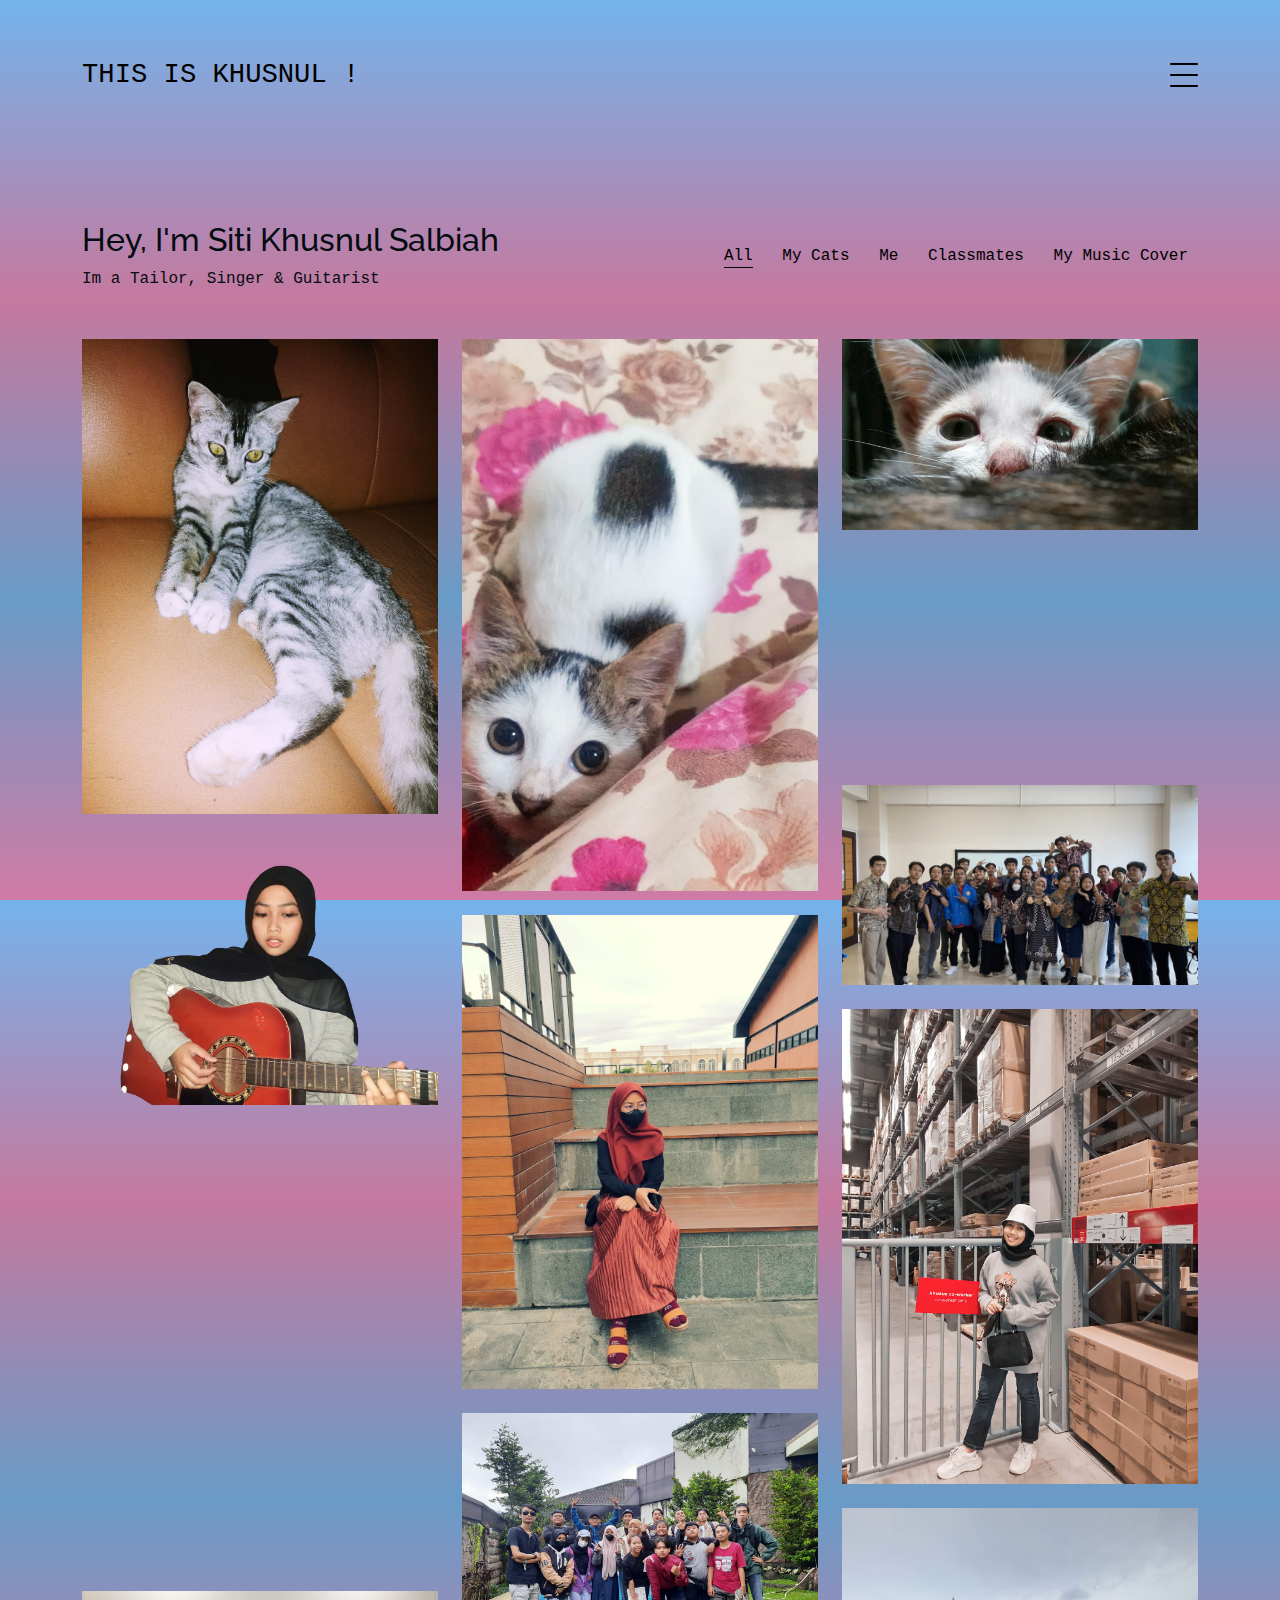
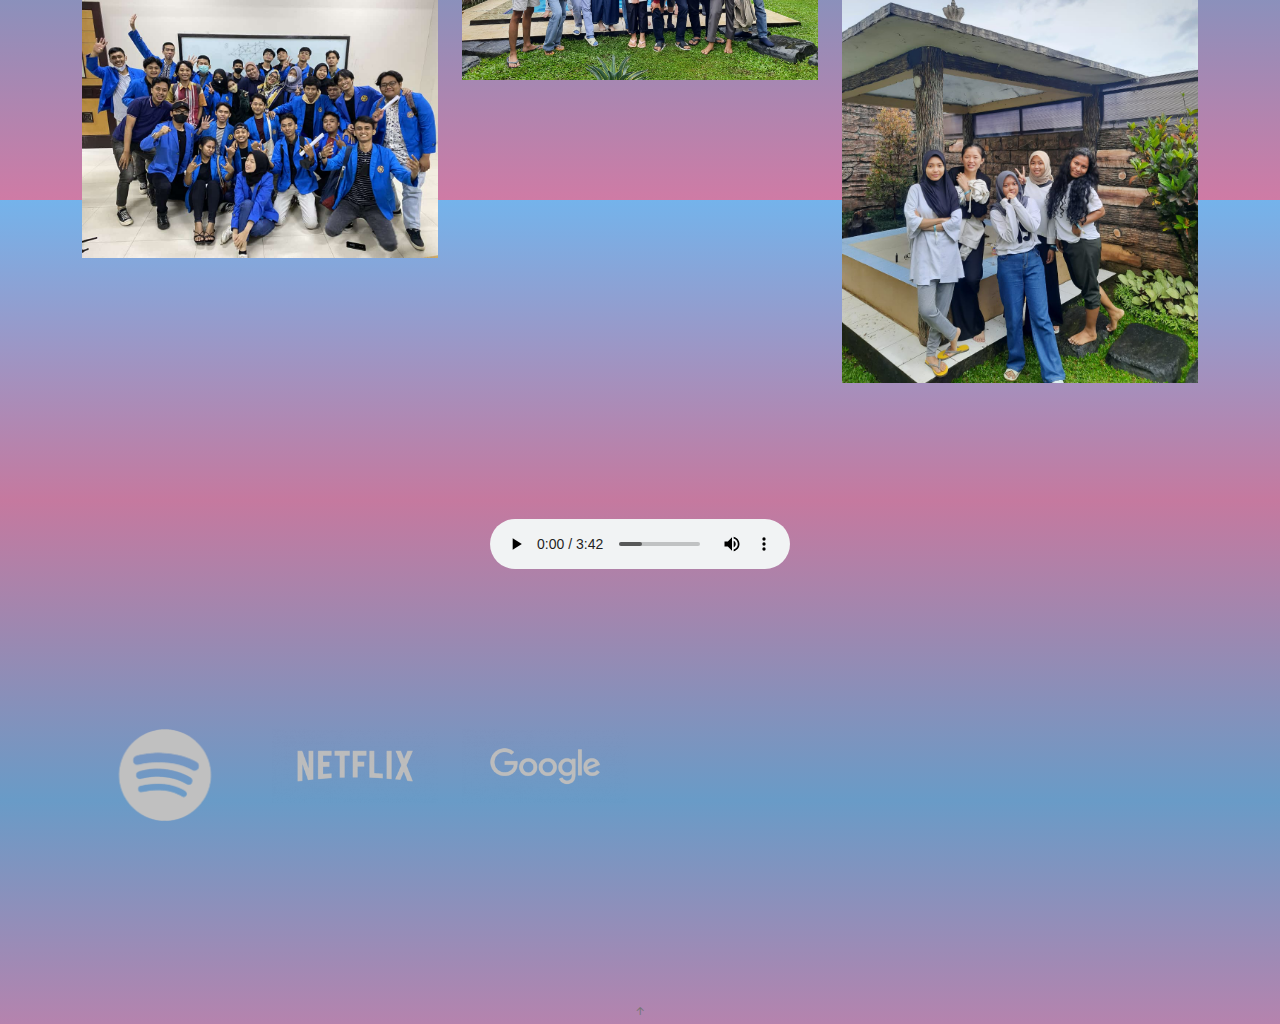
<file: index.html>
<!DOCTYPE html>
<html lang="en">

<head>
  <meta charset="utf-8">
  <meta content="width=device-width, initial-scale=1.0" name="viewport">

  <title>Siti Khusnul Salbiah</title>
  <meta content="" name="description">
  <meta content="" name="keywords">

  <!-- Favicons -->
  <link href="assets/img/favicon.png" rel="icon">
  <link href="assets/img/apple-touch-icon.png" rel="apple-touch-icon">

  <!-- Google Fonts -->
  <link href="https://fonts.googleapis.com/css?family=https://fonts.googleapis.com/css?family=Inconsolata:400,500,600,700|Raleway:400,400i,500,500i,600,600i,700,700i" rel="stylesheet">

  <!-- Vendor CSS Files -->
  <link href="assets/vendor/aos/aos.css" rel="stylesheet">
  <link href="assets/vendor/bootstrap/css/bootstrap.min.css" rel="stylesheet">
  <link href="assets/vendor/bootstrap-icons/bootstrap-icons.css" rel="stylesheet">
  <link href="assets/vendor/swiper/swiper-bundle.min.css" rel="stylesheet">

  <!-- Template Main CSS File -->
  <link href="assets/css/style.css" rel="stylesheet">

  <!-- =======================================================
  * Template Name: MyPortfolio
  * Updated: Sep 18 2023 with Bootstrap v5.3.2
  * Template URL: https://bootstrapmade.com/myportfolio-bootstrap-portfolio-website-template/
  * Author: BootstrapMade.com
  * License: https://bootstrapmade.com/license/
  ======================================================== -->
</head>

<body>

  <!-- ======= Navbar ======= -->
  <div class="collapse navbar-collapse custom-navmenu" id="main-navbar">
    <div class="container py-2 py-md-5">
      <div class="row align-items-start">
        <div class="col-md-2">
          <ul class="custom-menu">
            <li class="active"><a href="index.html">Home</a></li>
            <li><a href="about.html">About Me</a></li>
            <li><a href="services.html">My Project</a></li>
            <li><a href="works.html">Works&Hobby</a></li>
            <li><a href="contact.html">Contact</a></li>
          </ul>
        </div>
           
          </div>
        </div>
      </div>

    </div>
  </div>

  <nav class="navbar navbar-light custom-navbar">
    <div class="container">
      <a class="navbar-brand" href="index.html">THIS IS KHUSNUL !</a>
      <a href="#" class="burger" data-bs-toggle="collapse" data-bs-target="#main-navbar">
        <span></span>
      </a>
    </div>
  </nav>

  <main id="main">

    <!-- ======= Works Section ======= -->
    <section class="section site-portfolio">
      <div class="container">
        <div class="row mb-5 align-items-center">
          <div class="col-md-12 col-lg-6 mb-4 mb-lg-0" data-aos="fade-up">
            <h2>Hey, I'm Siti Khusnul Salbiah</h2>
            <p class="mb-0">Im a Tailor, Singer &amp; Guitarist</p>
          </div>
          <div class="col-md-12 col-lg-6 text-start text-lg-end" data-aos="fade-up" data-aos-delay="100">
            <div id="filters" class="filters">
              <a href="#" data-filter="*" class="active">All</a>
              <a href="#" data-filter=".web">My Cats</a>
              <a href="#" data-filter=".design">Me</a>
              <a href="#" data-filter=".branding">Classmates</a>
              <a href="#" data-filter=".photography">My Music Cover</a>
            </div>
          </div>
        </div>
        <div id="portfolio-grid" class="row no-gutter" data-aos="fade-up" data-aos-delay="200">
          <div class="item web col-sm-6 col-md-4 col-lg-4 mb-4">
            <a href="work-single.html" class="item-wrap fancybox">
              <div class="work-info">
                <h3></h3>
                <span></span>
              </div>
              <img class="img-fluid" src="assets/img/cat1.jpg">
            </a>
          </div>
          <div class="item web col-sm-6 col-md-4 col-lg-4 mb-4">
            <a href="work-single.html" class="item-wrap fancybox">
              <div class="work-info">
                <h3></h3>
                <span></span>
              </div>
              <img class="img-fluid" src="assets/img/cat4.jpg">
            </a>
          </div>
          <div class="item web col-sm-6 col-md-4 col-lg-4 mb-4">
            <a href="work-single.html" class="item-wrap fancybox">
              <div class="work-info">
                <h3></h3>
                <span></span>
              </div>
              <img class="img-fluid" src="assets/img/cat2.jpg">
            </a>
          </div>
          <div class="item photography col-sm-6 col-md-4 col-lg-4 mb-4">
            <a href="work-single.html" class="item-wrap fancybox">
              <div class="work-info">
                <h3></h3>
                <span></span>
              </div>
              <iframe width="100%" height="200" src="https://www.youtube.com/embed/Rtp5ILKFxDc?si=gHNB_qGXPktymBO7" frameborder="0" allowfullscreen></iframe>
            </a>
          </div>
          <div class="item branding col-sm-6 col-md-4 col-lg-4 mb-4">
            <a href="work-single.html" class="item-wrap fancybox">
              <div class="work-info">
                <h3></h3>
                <span></span>
              </div>
              <img class="img-fluid" src="assets/img/kelas.jpg">
            </a>
          </div>
          <div class="item design col-sm-6 col-md-4 col-lg-4 mb-4">
            <a href="work-single.html" class="item-wrap fancybox">
              <div class="work-info">
                <h3></h3>
                <span></span>
              </div>
              <img class="img-fluid" src="assets/img/sasa1.png">
            </a>
          </div>
          <div class="item design col-sm-6 col-md-4 col-lg-4 mb-4">
            <a href="work-single.html" class="item-wrap fancybox">
              <div class="work-info">
                <h3></h3>
                <span></span>
              </div>
              <img class="img-fluid" src="assets/img/sasa6.jpg">
            </a>
          </div>
          <div class="item design col-sm-6 col-md-4 col-lg-4 mb-4">
            <a href="work-single.html" class="item-wrap fancybox">
              <div class="work-info">
                <h3></h3>
                <span></span>
              </div>
              <img class="img-fluid" src="assets/img/sasa4.jpg">
            </a>
          </div>
          <div class="item photography col-sm-6 col-md-4 col-lg-4 mb-4">
            <a href="work-single.html" class="item-wrap fancybox">
              <div class="work-info">
                <h3></h3>
                <span></span>
              </div>
                <iframe width="100%" height="200" src="https://www.youtube.com/embed/0LAMhYtCz9M?si=_h5b_RCPl5ja-aPS" frameborder="0" allowfullscreen></iframe>
            </a>
          </div>
          <div class="item photography col-sm-6 col-md-4 col-lg-4 mb-4">
            <a href="work-single.html" class="item-wrap fancybox">
              <div class="work-info">
                <h3></h3>
                <span></span>
              </div>
              <iframe width="100%" height="200" src="https://www.youtube.com/embed/XWsRE28NFdU?si=UHeKbndPR_WZMkpY" frameborder="0" allowfullscreen></iframe>
            </a>
          </div>
          <div class="item branding col-sm-6 col-md-4 col-lg-4 mb-4">
            <a href="work-single.html" class="item-wrap fancybox">
              <div class="work-info">
                <h3></h3>
                <span></span>
              </div>
              <img class="img-fluid" src="assets/img/kelas1.jpg">
            </a>
          </div>
          <div class="item branding col-sm-6 col-md-4 col-lg-4 mb-4">
            <a href="work-single.html" class="item-wrap fancybox">
              <div class="work-info">
                <h3></h3>
                <span></span>
              </div>
              <img class="img-fluid" src="assets/img/kelas2.jpg">
            </a>
          </div>
          <div class="item branding col-sm-6 col-md-4 col-lg-4 mb-4">
            <a href="work-single.html" class="item-wrap fancybox">
              <div class="work-info">
                <h3></h3>
                <span></span>
              </div>
              <img class="img-fluid" src="assets/img/kelas3.jpg">
            </a>
          </div>
        </div>
      </div>
    </section><!-- End  Works Section -->
    <style>
      /* CSS untuk mengatur posisi dan ukuran pemutar audio */
      .audio-container {
          width: 300px; /* Lebar kontainer audio */
          margin: 0 auto; /* Pusatkan kontainer audio secara horizontal */
      }

      audio {
          width: 100%; /* Penuhi lebar kontainer */
          height: 50px; /* Tentukan tinggi pemutar audio */
      }
  </style>
</head>
<body>
  <div class="audio-container">
      <audio controls>
          <source src="bs1.mp3" type="audio/mpeg">
      </audio>
  </div>

    <!-- ======= Clients Section ======= -->
    <section class="section">
      <div class="container">
        <div class="row justify-content-center text-center mb-4">
          <div class="col-5">
            <h3 class="h2 heading"></h3>
            <p></p>
          </div>
        </div>
        <div class="row">
          <div class="col-4 col-sm-4 col-md-2">
            <a href="https://open.spotify.com/playlist/2mIdYAWdQYcINPrJ0h64Qn?si=e9b3968305e54528" class="client-logo"><img src="assets/img/spotify.png" alt="Image" class="img-fluid"></a>
          </div>
          <div class="col-4 col-sm-4 col-md-2">
            <a href="https://www.netflix.com/id-en/" class="client-logo"><img src="assets/img/logo-netflix.png" alt="Image" class="img-fluid"></a>
          </div>
          <div class="col-4 col-sm-4 col-md-2">
            <a href="https://www.google.com/" class="client-logo"><img src="assets/img/logo-google.png" alt="Image" class="img-fluid"></a>
          </div>

          
        </div>
      </div>
    </section><!-- End Clients Section -->

    <!-- ======= Services Section ======= -->

    <!-- ==

          </div>
          <div class="swiper-pagination"></div>
        </div>

      </div>
    </section><!-- End Testimonials Section -->

  </main><!-- End #main -->

  <!-- ======= Footer ======= -->
  <footer class="footer" role="contentinfo">
    <div class="container">
      <div class="row">
        <div class="col-sm-6">
          <p class="mb-1"></p>
          <div class="credits">
            <!--
            All the links in the footer should remain intact.
            You can delete the links only if you purchased the pro version.
            Licensing information: https://bootstrapmade.com/license/
            Purchase the pro version with working PHP/AJAX contact form: https://bootstrapmade.com/buy/?theme=MyPortfolio
          -->
          </div>
        </div>
      </div>
    </div>
  </footer>

  <a href="#" class="back-to-top d-flex align-items-center justify-content-center"><i class="bi bi-arrow-up-short"></i></a>

  <!-- Vendor JS Files -->
  <script src="assets/vendor/aos/aos.js"></script>
  <script src="assets/vendor/bootstrap/js/bootstrap.bundle.min.js"></script>
  <script src="assets/vendor/isotope-layout/isotope.pkgd.min.js"></script>
  <script src="assets/vendor/swiper/swiper-bundle.min.js"></script>
  <script src="assets/vendor/php-email-form/validate.js"></script>

  <!-- Template Main JS File -->
  <script src="assets/js/main.js"></script>

</body>

</html>
</file>
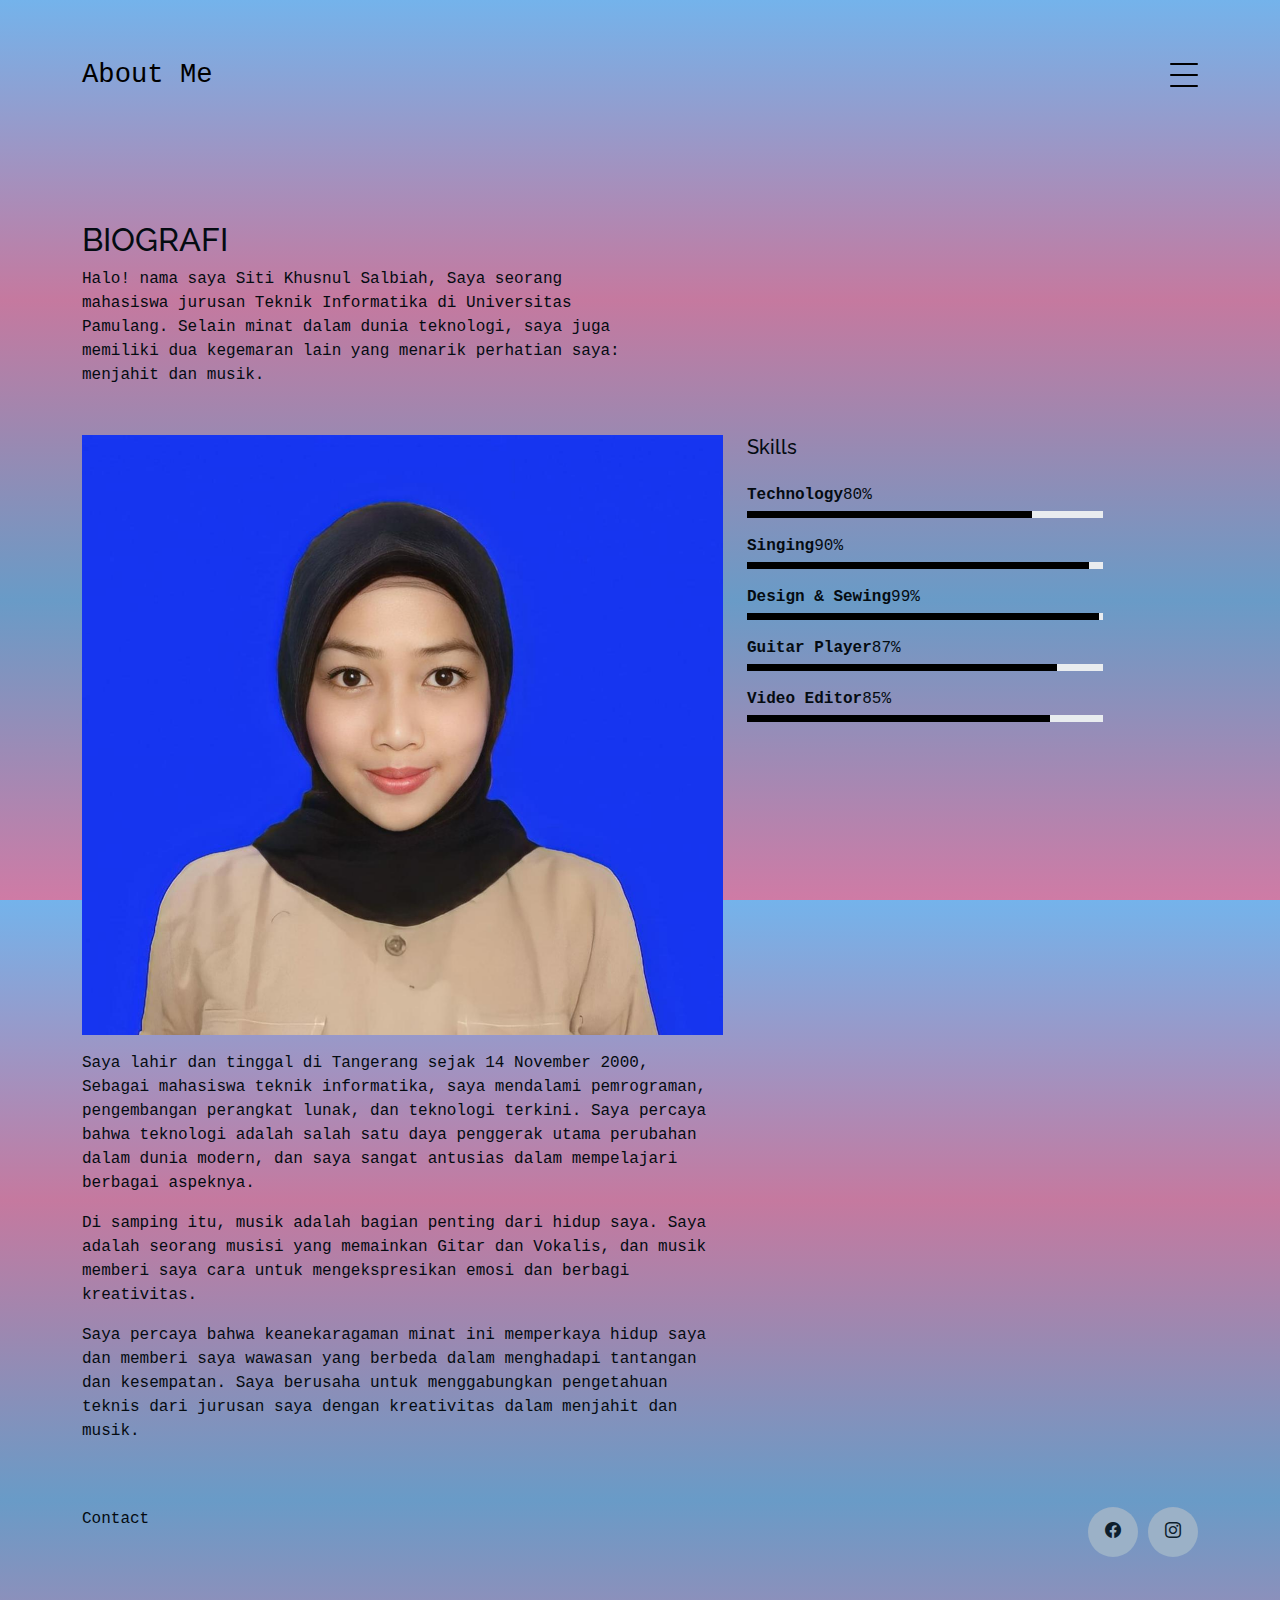
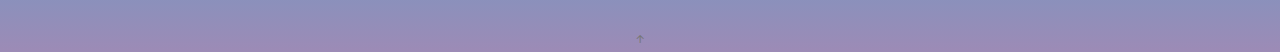
<file: about.html>
<!DOCTYPE html>
<html lang="en">

<head>
  <meta charset="utf-8">
  <meta content="width=device-width, initial-scale=1.0" name="viewport">

  <title>About Me</title>
  <meta content="" name="description">
  <meta content="" name="keywords">

  <!-- Favicons -->
  <link href="assets/img/favicon.png" rel="icon">
  <link href="assets/img/apple-touch-icon.png" rel="apple-touch-icon">

  <!-- Google Fonts -->
  <link href="https://fonts.googleapis.com/css?family=https://fonts.googleapis.com/css?family=Inconsolata:400,500,600,700|Raleway:400,400i,500,500i,600,600i,700,700i" rel="stylesheet">

  <!-- Vendor CSS Files -->
  <link href="assets/vendor/aos/aos.css" rel="stylesheet">
  <link href="assets/vendor/bootstrap/css/bootstrap.min.css" rel="stylesheet">
  <link href="assets/vendor/bootstrap-icons/bootstrap-icons.css" rel="stylesheet">
  <link href="assets/vendor/swiper/swiper-bundle.min.css" rel="stylesheet">

  <!-- Template Main CSS File -->
  <link href="assets/css/style.css" rel="stylesheet">

  <!-- =======================================================
  * Template Name: MyPortfolio
  * Updated: Sep 18 2023 with Bootstrap v5.3.2
  * Template URL: https://bootstrapmade.com/myportfolio-bootstrap-portfolio-website-template/
  * Author: BootstrapMade.com
  * License: https://bootstrapmade.com/license/
  ======================================================== -->
</head>

<body>

  <!-- ======= Navbar ======= -->
  <div class="collapse navbar-collapse custom-navmenu" id="main-navbar">
    <div class="container py-2 py-md-5">
      <div class="row align-items-start">
        <div class="col-md-2">
          <ul class="custom-menu">
            <li><a href="index.html">Home</a></li>
            <li class="active"><a href="about.html">About Me</a></li>
            <li><a href="services.html">My Project</a></li>
            <li><a href="works.html">Works&Hobby</a></li>
            <li><a href="contact.html">Contact</a></li>
          </ul>
        </div>
       
        </div>
  
      </div>

    </div>
  </div>

  <nav class="navbar navbar-light custom-navbar">
    <div class="container">
      <a class="navbar-brand" href="index.html">About Me</a>
      <a href="#" class="burger" data-bs-toggle="collapse" data-bs-target="#main-navbar">
        <span></span>
      </a>
    </div>
  </nav>

  <main id="main">

    <section class="section pb-5">
      <div class="container">
        <div class="row mb-5 align-items-end">
          <div class="col-md-6" data-aos="fade-up">

            <h2>BIOGRAFI</h2>
            <p class="mb-0">Halo! nama saya Siti Khusnul Salbiah, Saya seorang mahasiswa jurusan Teknik Informatika di Universitas Pamulang. Selain minat dalam dunia teknologi, saya juga memiliki dua kegemaran lain yang menarik perhatian saya: menjahit dan musik. </p>
          </div>

        </div>

        <div class="row">
          <div class="col-md-4 ml-auto order-2" data-aos="fade-up">
            <h3 class="h3 mb-4">Skills</h3>
            <ul class="list-unstyled">
              <li class="mb-3">
                <div class="d-flex mb-1">
                  <strong>Technology</strong>
                  <span class="ml-auto">80%</span>
                </div>
                <div class="progress custom-progress">
                  <div class="progress-bar" role="progressbar" style="width: 80%" aria-valuenow="80" aria-valuemin="0" aria-valuemax="100"></div>
                </div>
              </li>
              <li class="mb-3">
                <div class="d-flex mb-1">
                  <strong>Singing</strong>
                  <span class="ml-auto">90%</span>
                </div>
                <div class="progress custom-progress">
                  <div class="progress-bar" role="progressbar" style="width: 96%" aria-valuenow="96" aria-valuemin="0" aria-valuemax="100"></div>
                </div>
              </li>
              <li class="mb-3">
                <div class="d-flex mb-1">
                  <strong>Design & Sewing</strong>
                  <span class="ml-auto">99%</span>
                </div>
                <div class="progress custom-progress">
                  <div class="progress-bar" role="progressbar" style="width: 99%" aria-valuenow="99" aria-valuemin="0" aria-valuemax="100"></div>
                </div>
              </li>
              <li class="mb-3">
                <div class="d-flex mb-1">
                  <strong>Guitar Player</strong>
                  <span class="ml-auto">87%</span>
                </div>
                <div class="progress custom-progress">
                  <div class="progress-bar" role="progressbar" style="width: 87%" aria-valuenow="87" aria-valuemin="0" aria-valuemax="100"></div>
                </div>
              </li>
              <li class="mb-3">
                <div class="d-flex mb-1">
                  <strong>Video Editor</strong>
                  <span class="ml-auto">85%</span>
                </div>
                <div class="progress custom-progress">
                  <div class="progress-bar" role="progressbar" style="width: 85%" aria-valuenow="85" aria-valuemin="0" aria-valuemax="100"></div>
                </div>
              </li>
            </ul>
          </div>

          <div class="col-md-7 mb-5 mb-md-0" data-aos="fade-up">
            <p><img src="assets/img/sasa.jpg" alt="Image" class="img-fluid"></p>
            <p>Saya lahir dan tinggal di Tangerang sejak 14 November 2000, Sebagai mahasiswa teknik informatika, saya mendalami pemrograman, pengembangan perangkat lunak, dan teknologi terkini. Saya percaya bahwa teknologi adalah salah satu daya penggerak utama perubahan dalam dunia modern, dan saya sangat antusias dalam mempelajari berbagai aspeknya.</p>
            <p>Di samping itu, musik adalah bagian penting dari hidup saya. Saya adalah seorang musisi yang memainkan Gitar dan Vokalis, dan musik memberi saya cara untuk mengekspresikan emosi dan berbagi kreativitas. </p>
            <p>Saya percaya bahwa keanekaragaman minat ini memperkaya hidup saya dan memberi saya wawasan yang berbeda dalam menghadapi tantangan dan kesempatan. Saya berusaha untuk menggabungkan pengetahuan teknis dari jurusan saya dengan kreativitas dalam menjahit dan musik.</p>
            
          </div>

        </div>

      </div>

    </section>

  </main><!-- End #main -->

  <!-- ======= Footer ======= -->
  <footer class="footer" role="contentinfo">
    <div class="container">
      <div class="row">
        <div class="col-sm-6">
          <p class="mb-1">Contact</p>
          <div class="credits">
            <!--
            All the links in the footer should remain intact.
            You can delete the links only if you purchased the pro version.
            Licensing information: https://bootstrapmade.com/license/
            Purchase the pro version with working PHP/AJAX contact form: https://bootstrapmade.com/buy/?theme=MyPortfolio
          -->
          
          </div>
        </div>
        <div class="col-sm-6 social text-md-end">
          <a href="https://www.facebook.com/siti.k.salbiah"><span class="bi bi-facebook"></span></a>
          <a href="https://www.instagram.com/khusnuls_14/"><span class="bi bi-instagram"></span></a>
        </div>
      </div>
    </div>
  </footer>

  <a href="#" class="back-to-top d-flex align-items-center justify-content-center"><i class="bi bi-arrow-up-short"></i></a>

  <!-- Vendor JS Files -->
  <script src="assets/vendor/aos/aos.js"></script>
  <script src="assets/vendor/bootstrap/js/bootstrap.bundle.min.js"></script>
  <script src="assets/vendor/isotope-layout/isotope.pkgd.min.js"></script>
  <script src="assets/vendor/swiper/swiper-bundle.min.js"></script>
  <script src="assets/vendor/php-email-form/validate.js"></script>

  <!-- Template Main JS File -->
  <script src="assets/js/main.js"></script>

</body>

</html>
</file>
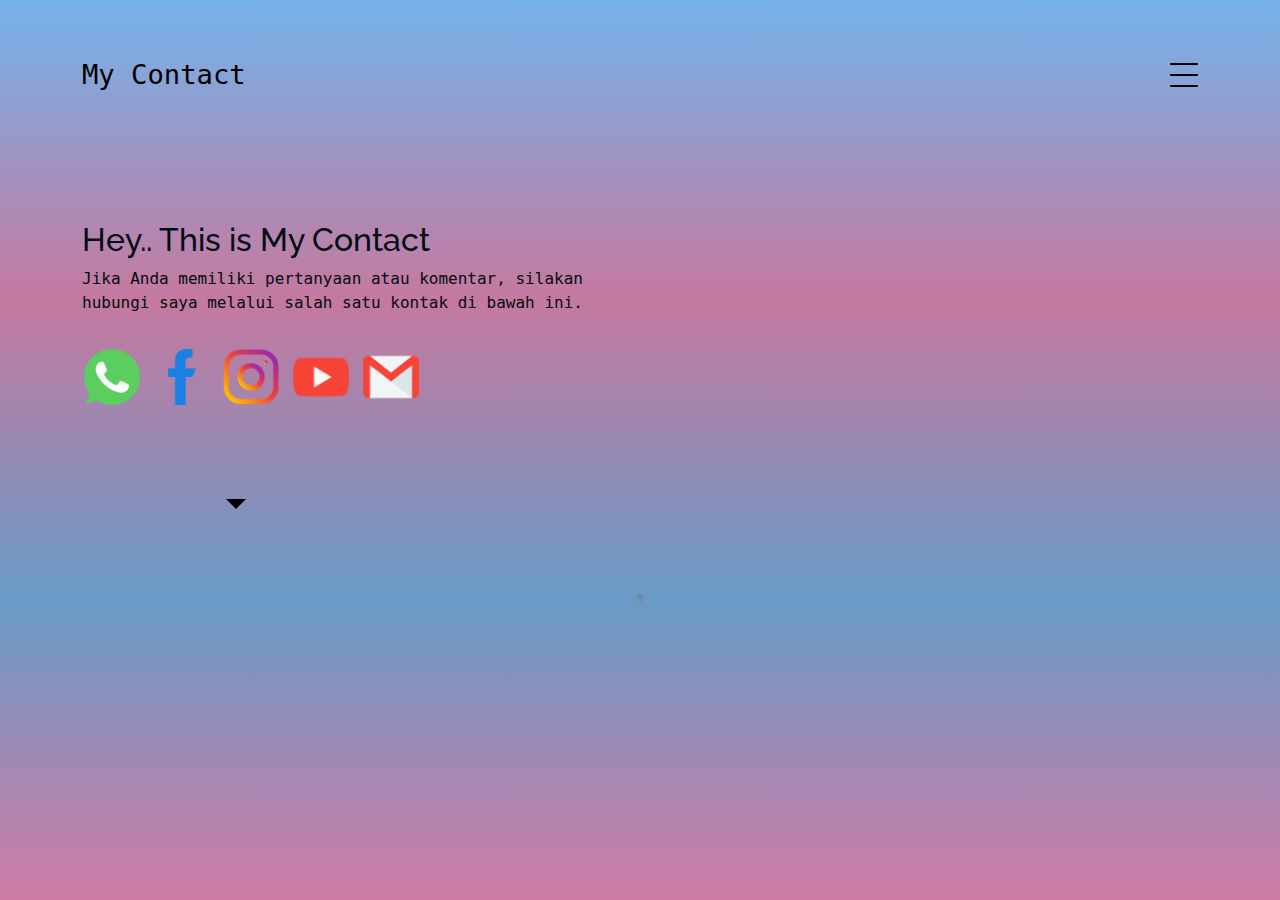
<file: contact.html>
<!DOCTYPE html>
<html lang="en">

<head>
  <meta charset="utf-8">
  <meta content="width=device-width, initial-scale=1.0" name="viewport">

  <title>MyPortfolio Bootstrap Template - Contact</title>
  <meta content="" name="description">
  <meta content="" name="keywords">

  <!-- Favicons -->
  <link href="assets/img/favicon.png" rel="icon">
  <link href="assets/img/apple-touch-icon.png" rel="apple-touch-icon">

  <!-- Google Fonts -->
  <link href="https://fonts.googleapis.com/css?family=https://fonts.googleapis.com/css?family=Inconsolata:400,500,600,700|Raleway:400,400i,500,500i,600,600i,700,700i" rel="stylesheet">

  <!-- Vendor CSS Files -->
  <link href="assets/vendor/aos/aos.css" rel="stylesheet">
  <link href="assets/vendor/bootstrap/css/bootstrap.min.css" rel="stylesheet">
  <link href="assets/vendor/bootstrap-icons/bootstrap-icons.css" rel="stylesheet">
  <link href="assets/vendor/swiper/swiper-bundle.min.css" rel="stylesheet">

  <!-- Template Main CSS File -->
  <link href="assets/css/style.css" rel="stylesheet">

  <!-- =======================================================
  * Template Name: MyPortfolio
  * Updated: Sep 18 2023 with Bootstrap v5.3.2
  * Template URL: https://bootstrapmade.com/myportfolio-bootstrap-portfolio-website-template/
  * Author: BootstrapMade.com
  * License: https://bootstrapmade.com/license/
  ======================================================== -->
</head>

<body>

  <!-- ======= Navbar ======= -->
  <div class="collapse navbar-collapse custom-navmenu" id="main-navbar">
    <div class="container py-2 py-md-5">
      <div class="row align-items-start">
        <div class="col-md-2">
          <ul class="custom-menu">
            <li><a href="index.html">Home</a></li>
            <li><a href="about.html">About Me</a></li>
            <li><a href="services.html">My Project</a></li>
            <li><a href="works.html">Works&Hobby</a></li>
            <li class="active"><a href="contact.html">Contact</a></li>
          </ul>
        </div>
            
      </div>
        </div>
      </div>

    </div>
  </div>

  <nav class="navbar navbar-light custom-navbar">
    <div class="container">
      <a class="navbar-brand" href="index.html">My Contact</a>
      <a href="#" class="burger" data-bs-toggle="collapse" data-bs-target="#main-navbar">
        <span></span>
      </a>
    </div>
  </nav>

  <main id="main">

    <section class="section pb-5">
      <div class="container">

        <div class="row mb-5 align-items-end">
          <div class="col-md-6" data-aos="fade-up">
            <h2>Hey.. This is My Contact</h2>
            <p class="mb-0">Jika Anda memiliki pertanyaan atau komentar, silakan hubungi saya melalui salah satu kontak di bawah ini.
            </p>
          </div>
          <p>
<div>
  <style>
    /* CSS untuk ikon panah */
    .arrow-icon {
        width: 0;
        height: 0;
        border-left: 10px solid transparent;
        border-right: 10px solid transparent;
        border-top: 10px solid #000; /* Warna panah (dapat disesuaikan) */
        position: absolute;
        top: 56%;
        right: 80%;
        transform: translate(-50%, -50%);
        animation: bounce 1s infinite; /* Animasi gerakan */
    }

    /* Keyframes untuk animasi */
    @keyframes bounce {
        0%, 20%, 50%, 80%, 100% {
            transform: translateY(0);
        }
        40% {
            transform: translateY(10px);
        }
        60% {
            transform: translateY(5px);
        }
    }
</style>
</head>
<body>
<!-- Icon panah -->
<div class="arrow-icon"></div>
</body>
</div>

          </p>                                           
                        
                  
          <p>
<!-- Logo WhatsApp -->
<a href="https://wa.me/081210676747">
  <img src="assets/img/logowa.png" alt="Logo WhatsApp" width="60" height="60">
</a>

<!-- Logo Facebook -->
<a href="https://www.facebook.com/siti.k.salbiah">
  <img src="assets/img/logofb.png" alt="Logo Facebook" width="60" height="60">
</a>

<!-- Logo Instagram -->
<a href="https://www.instagram.com/khusnuls_14/">
  <img src="assets/img/logoig.png" alt="Logo Instagram" width="60" height="60">
</a>

<!-- Logo YouTube -->
<a href="https://www.youtube.com/channel/UCgAnG_F9EFnoCxnutP2YiXg">
  <img src="assets/img/logoyt.png" alt="Logo YouTube" width="60" height="60">
</a>

<a href="mailto:khusnul141100@gmail.com">
  <img src="assets/img/logoemail.png" alt="Logo" width="60" height="60">
</a>

</p>
        </div>
              </div>

            </form>

          </div>



        </div>

      </div>

    </section>

  </main><!-- End #main -->

  <!-- ======= Footer ======= -->
  <footer class="footer" role="contentinfo">
    <div class="container">
      <div class="row">
        <div class="col-sm-6">
          <p class="mb-1"></p>
          <div class="credits">
            <!--
            All the links in the footer should remain intact.
            You can delete the links only if you purchased the pro version.
            Licensing information: https://bootstrapmade.com/license/
            Purchase the pro version with working PHP/AJAX contact form: https://bootstrapmade.com/buy/?theme=MyPortfolio
          -->
          </div>
        </div>
      </div>
    </div>
  </footer>

  <a href="#" class="back-to-top d-flex align-items-center justify-content-center"><i class="bi bi-arrow-up-short"></i></a>

  <!-- Vendor JS Files -->
  <script src="assets/vendor/aos/aos.js"></script>
  <script src="assets/vendor/bootstrap/js/bootstrap.bundle.min.js"></script>
  <script src="assets/vendor/isotope-layout/isotope.pkgd.min.js"></script>
  <script src="assets/vendor/swiper/swiper-bundle.min.js"></script>
  <script src="assets/vendor/php-email-form/validate.js"></script>

  <!-- Template Main JS File -->
  <script src="assets/js/main.js"></script>

</body>

</html>
</file>
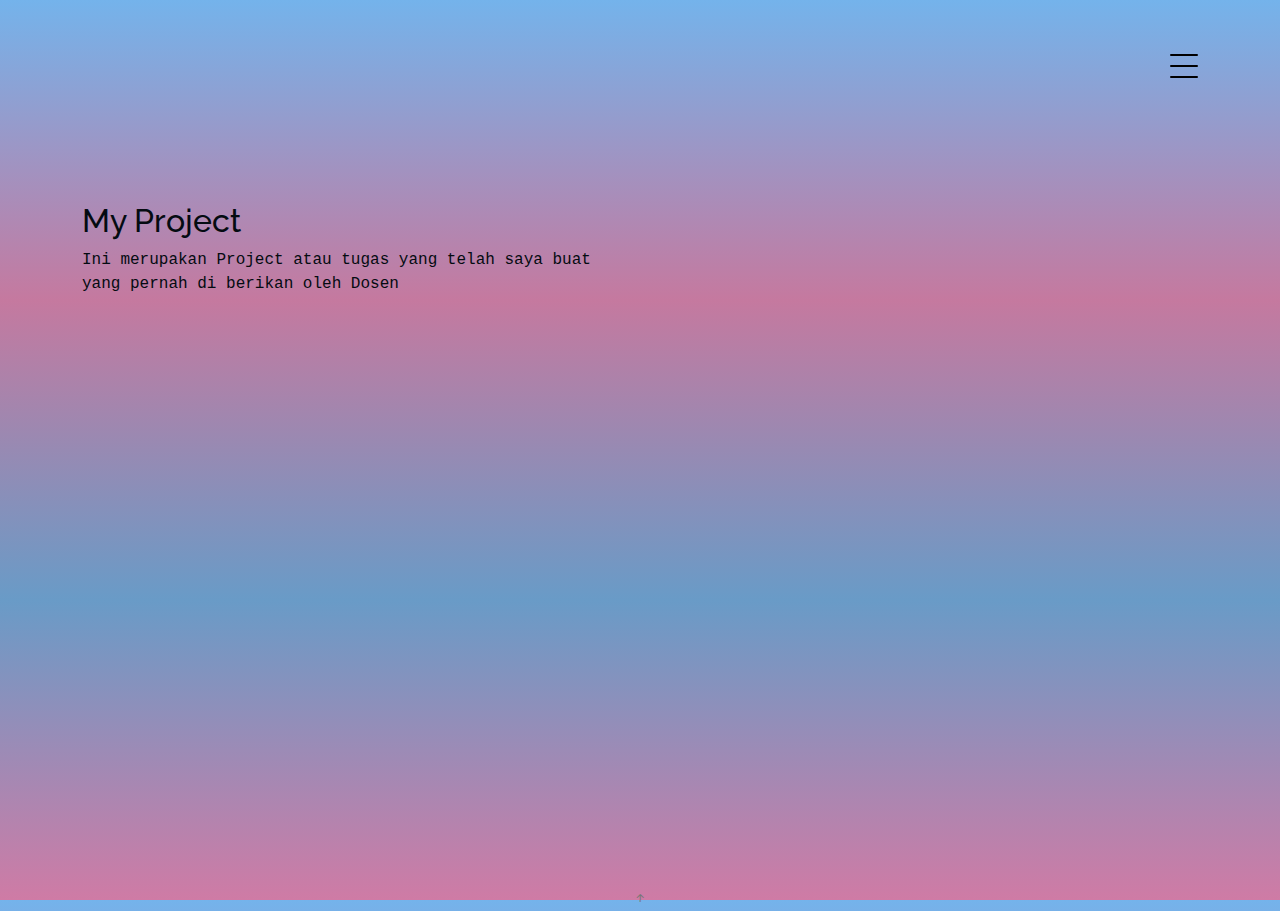
<file: services.html>
<!DOCTYPE html>
<html lang="en">

<head>
  <meta charset="utf-8">
  <meta content="width=device-width, initial-scale=1.0" name="viewport">

  <title>My Project</title>
  <meta content="" name="description">
  <meta content="" name="keywords">

  <!-- Favicons -->
  <link href="assets/img/favicon.png" rel="icon">
  <link href="assets/img/apple-touch-icon.png" rel="apple-touch-icon">

  <!-- Google Fonts -->
  <link href="https://fonts.googleapis.com/css?family=https://fonts.googleapis.com/css?family=Inconsolata:400,500,600,700|Raleway:400,400i,500,500i,600,600i,700,700i" rel="stylesheet">

  <!-- Vendor CSS Files -->
  <link href="assets/vendor/aos/aos.css" rel="stylesheet">
  <link href="assets/vendor/bootstrap/css/bootstrap.min.css" rel="stylesheet">
  <link href="assets/vendor/bootstrap-icons/bootstrap-icons.css" rel="stylesheet">
  <link href="assets/vendor/swiper/swiper-bundle.min.css" rel="stylesheet">

  <!-- Template Main CSS File -->
  <link href="assets/css/style.css" rel="stylesheet">

  <!-- =======================================================
  * Template Name: MyPortfolio
  * Updated: Sep 18 2023 with Bootstrap v5.3.2
  * Template URL: https://bootstrapmade.com/myportfolio-bootstrap-portfolio-website-template/
  * Author: BootstrapMade.com
  * License: https://bootstrapmade.com/license/
  ======================================================== -->
</head>

<body>

  <!-- ======= Navbar ======= -->
  <div class="collapse navbar-collapse custom-navmenu" id="main-navbar">
    <div class="container py-2 py-md-5">
      <div class="row align-items-start">
        <div class="col-md-2">
          <ul class="custom-menu">
            <li><a href="index.html">Home</a></li>
            <li><a href="about.html">About Me</a></li>
            <li class="active"><a href="services.html">My Project</a></li>
            <li><a href="works.html">Works&Hobby</a></li>
            <li><a href="contact.html">Contact</a></li>
          </ul>
        </div>
          
          </div>
        </div>
       
      </div>

    </div>
  </div>

  <nav class="navbar navbar-light custom-navbar">
    <div class="container">
      <a class="navbar-brand" href="index.html"></a>
      <a href="#" class="burger" data-bs-toggle="collapse" data-bs-target="#main-navbar">
        <span></span>
      </a>
    </div>
  </nav>

  <main id="main">

    <section class="section">
      <div class="container">
        <div class="row mb-4 align-items-center">
          <div class="col-md-6" data-aos="fade-up">

            <h2>My Project</h2>
            <p>Ini merupakan Project atau tugas yang telah saya buat yang pernah di berikan oleh Dosen</p>

          </div>

        </div>
      </div>

      <div class="site-section pb-0 services">
        <div class="container">

          <div class="row">

            <div class="item design col-sm-6 col-md-4 col-lg-4 mb-4">
              <iframe width="300%" height="340" src="https://www.youtube.com/embed/FFXr-rkox3M?si=BnTXfA7C3BIt4801" frameborder="0" allowfullscreen></iframe>
      </div>
    </div>
  </div>
      </div>
      </div>
    </section>

    

  </main><!-- End #main -->

  <!-- ======= Footer ======= -->
  <footer class="footer" role="contentinfo">
    <div class="container">
      <div class="row">
        <div class="col-sm-6">
          <p class="mb-1"></p>
          <div class="credits">
            <!--
            All the links in the footer should remain intact.
            You can delete the links only if you purchased the pro version.
            Licensing information: https://bootstrapmade.com/license/
            Purchase the pro version with working PHP/AJAX contact form: https://bootstrapmade.com/buy/?theme=MyPortfolio
          -->
      
          </div>
        </div>
      </div>
    </div>
  </footer>

  <a href="#" class="back-to-top d-flex align-items-center justify-content-center"><i class="bi bi-arrow-up-short"></i></a>

  <!-- Vendor JS Files -->
  <script src="assets/vendor/aos/aos.js"></script>
  <script src="assets/vendor/bootstrap/js/bootstrap.bundle.min.js"></script>
  <script src="assets/vendor/isotope-layout/isotope.pkgd.min.js"></script>
  <script src="assets/vendor/swiper/swiper-bundle.min.js"></script>
  <script src="assets/vendor/php-email-form/validate.js"></script>

  <!-- Template Main JS File -->
  <script src="assets/js/main.js"></script>

</body>

</html>
</file>
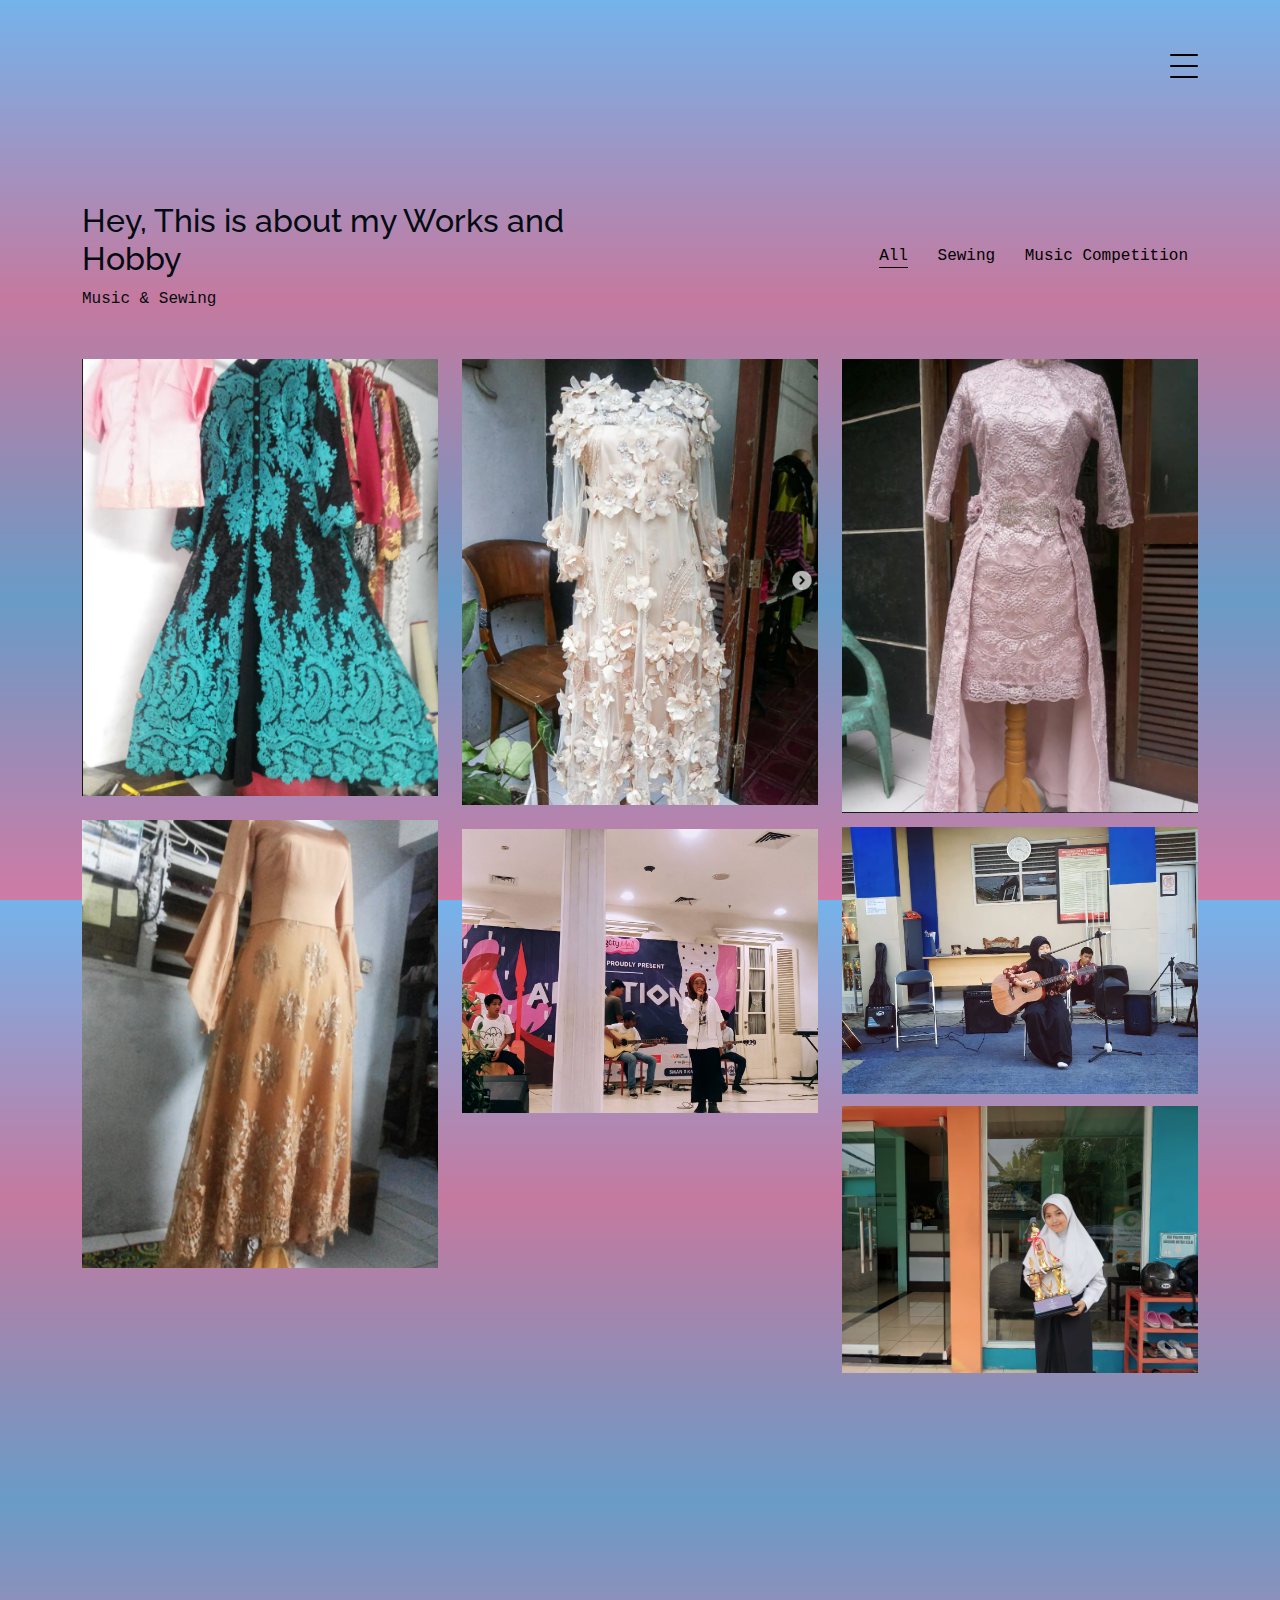
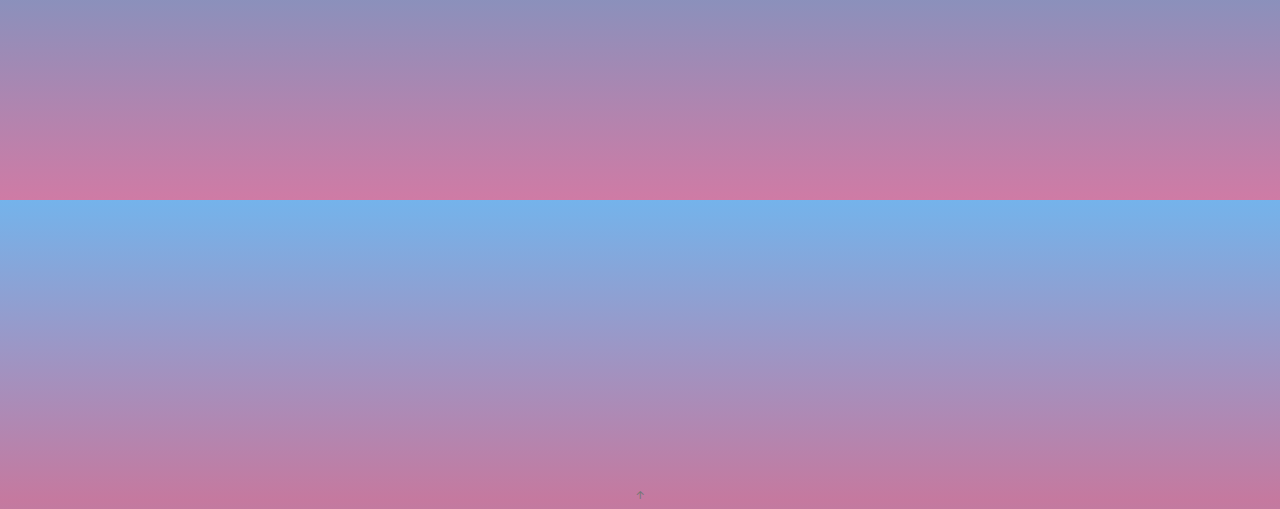
<file: works.html>
<!DOCTYPE html>
<html lang="en">

<head>
  <meta charset="utf-8">
  <meta content="width=device-width, initial-scale=1.0" name="viewport">

  <title>Works & Hobby </title>
  <meta content="" name="description">
  <meta content="" name="keywords">

  <!-- Favicons -->
  <link href="assets/img/favicon.png" rel="icon">
  <link href="assets/img/apple-touch-icon.png" rel="apple-touch-icon">

  <!-- Google Fonts -->
  <link href="https://fonts.googleapis.com/css?family=https://fonts.googleapis.com/css?family=Inconsolata:400,500,600,700|Raleway:400,400i,500,500i,600,600i,700,700i" rel="stylesheet">

  <!-- Vendor CSS Files -->
  <link href="assets/vendor/aos/aos.css" rel="stylesheet">
  <link href="assets/vendor/bootstrap/css/bootstrap.min.css" rel="stylesheet">
  <link href="assets/vendor/bootstrap-icons/bootstrap-icons.css" rel="stylesheet">
  <link href="assets/vendor/swiper/swiper-bundle.min.css" rel="stylesheet">

  <!-- Template Main CSS File -->
  <link href="assets/css/style.css" rel="stylesheet">

  <!-- =======================================================
  * Template Name: MyPortfolio
  * Updated: Sep 18 2023 with Bootstrap v5.3.2
  * Template URL: https://bootstrapmade.com/myportfolio-bootstrap-portfolio-website-template/
  * Author: BootstrapMade.com
  * License: https://bootstrapmade.com/license/
  ======================================================== -->
</head>

<body>

  <!-- ======= Navbar ======= -->
  <div class="collapse navbar-collapse custom-navmenu" id="main-navbar">
    <div class="container py-2 py-md-5">
      <div class="row align-items-start">
        <div class="col-md-2">
          <ul class="custom-menu">
            <li><a href="index.html">Home</a></li>
            <li><a href="about.html">About Me</a></li>
            <li><a href="services.html">My Project</a></li>
            <li class="active"><a href="works.html">Works&Hobby</a></li>
            <li><a href="contact.html">Contact</a></li>
          </ul>
        </div>
      </div>

    </div>
  </div>

  <nav class="navbar navbar-light custom-navbar">
    <div class="container">
      <a class="navbar-brand" href="index.html"></a>
      <a href="#" class="burger" data-bs-toggle="collapse" data-bs-target="#main-navbar">
        <span></span>
      </a>
    </div>
  </nav>

  <main id="main">

    <!-- ======= Works Section ======= -->
    <section class="section site-portfolio">
      <div class="container">
        <div class="row mb-5 align-items-center">
          <div class="col-md-12 col-lg-6 mb-4 mb-lg-0" data-aos="fade-up">
            <h2>Hey, This is about my Works and Hobby</h2>
            <p class="mb-0">Music & Sewing</p>
          </div>
          <div class="col-md-12 col-lg-6 text-start text-lg-end" data-aos="fade-up" data-aos-delay="100">
            <div id="filters" class="filters">
              <a href="#" data-filter="*" class="active">All</a>
              <a href="#" data-filter=".web">Sewing</a>
              <a href="#" data-filter=".design">Music Competition</a>
            </div>
          </div>
        </div>
        <div id="portfolio-grid" class="row no-gutter" data-aos="fade-up" data-aos-delay="200">
          <div class="item web col-sm-6 col-md-4 col-lg-4 mb-4">
            <a href="work-single.html" class="item-wrap fancybox">
              <div class="work-info">
                <h3></h3>
                <span></span>
              </div>
              <img class="img-fluid" src="assets/img/baju1.png">
            </a>
          </div>
          <div id="portfolio-grid" class="row no-gutter" data-aos="fade-up" data-aos-delay="200">
            <div class="item web col-sm-6 col-md-4 col-lg-4 mb-4">
              <a href="work-single.html" class="item-wrap fancybox">
                <div class="work-info">
                  <h3></h3>
                  <span></span>
                </div>
                <img class="img-fluid" src="assets/img/baju2.png">
              </a>
            </div>
            <div id="portfolio-grid" class="row no-gutter" data-aos="fade-up" data-aos-delay="200">
              <div class="item web col-sm-6 col-md-4 col-lg-4 mb-4">
                <a href="work-single.html" class="item-wrap fancybox">
                  <div class="work-info">
                    <h3></h3>
                    <span></span>
                  </div>
                  <img class="img-fluid" src="assets/img/baju3.png">
                </a>
              </div>
              <div id="portfolio-grid" class="row no-gutter" data-aos="fade-up" data-aos-delay="200">
                <div class="item web col-sm-6 col-md-4 col-lg-4 mb-4">
                  <a href="work-single.html" class="item-wrap fancybox">
                    <div class="work-info">
                      <h3></h3>
                      <span></span>
                    </div>
                    <img class="img-fluid" src="assets/img/Baju4.png">
                  </a>
                </div>
          <div class="item design col-sm-6 col-md-4 col-lg-4 mb-4">
            <a href="work-single.html" class="item-wrap fancybox">
              <div class="work-info">
                <h3></h3>
                <span></span>
              </div>
              <img class="img-fluid" src="assets/img/sasa5.jpg">
            </a>
          </div>
          <div class="item design col-sm-6 col-md-4 col-lg-4 mb-4">
            <a href="work-single.html" class="item-wrap fancybox">
              <div class="work-info">
                <h3></h3>
                <span></span>
              </div>
              <img class="img-fluid" src="assets/img/sasa2.jpg">
            </a>
          </div>
          <div class="item design col-sm-6 col-md-4 col-lg-4 mb-4">
            <a href="work-single.html" class="item-wrap fancybox">
              <div class="work-info">
                <h3></h3>
                <span></span>
              </div>
              <img class="img-fluid" src="assets/img/sasa3.jpg">
            </a>
          </div>
        </div>
      </div>
    </section><!-- End  Works Section -->

    <!-- ======= Testimonials Section ======= -->
    <section class="section pt-0">
      <div class="container">

        <div class="testimonials-slider swiper" data-aos="fade-up" data-aos-delay="100">
          <div class="swiper-wrapper">

            <div class="swiper-slide">
              <div class="testimonial-wrap">
                <div class="testimonial">
                  <img src="assets/img/mamah.jpg" alt="Image" class="img-fluid">
                  <blockquote>
                    <p>Saya mempunyai usaha jahit kebaya yang telah di mulai oleh mamah saya sejak tahun 1990-an sampai sekarang</p>
                  </blockquote>
                  <p>Mira Marzelia</p>
                </div>
              </div>
            </div><!-- End testimonial item -->

            <div class="swiper-slide">
              <div class="testimonial-wrap">
                <div class="testimonial">
                  <img src="assets/img/mamah.jpg" alt="Image" class="img-fluid">
                  <blockquote>
                    <p>Saya sebagai assistant, menjadi tangan kanan mamah saya untuk mengerjakan pekerjaan yang telah di perintahkan</p>
                  </blockquote>
                  <p>Siti Khusnul Salbiah</p>
                </div>
              </div>
            </div><!-- End testimonial item -->

          </div>
          <div class="swiper-pagination"></div>
        </div>

      </div>
    </section><!-- End Testimonials Section -->

  </main><!-- End #main -->

  <!-- ======= Footer ======= -->
  <footer class="footer" role="contentinfo">
    <div class="container">
      <div class="row">
        <div class="col-sm-6">
          <p class="mb-1"></p>
          <div class="credits">
            <!--
            All the links in the footer should remain intact.
            You can delete the links only if you purchased the pro version.
            Licensing information: https://bootstrapmade.com/license/
            Purchase the pro version with working PHP/AJAX contact form: https://bootstrapmade.com/buy/?theme=MyPortfolio
          -->
 
          </div>
        </div>
 
      </div>
    </div>
  </footer>

  <a href="#" class="back-to-top d-flex align-items-center justify-content-center"><i class="bi bi-arrow-up-short"></i></a>

  <!-- Vendor JS Files -->
  <script src="assets/vendor/aos/aos.js"></script>
  <script src="assets/vendor/bootstrap/js/bootstrap.bundle.min.js"></script>
  <script src="assets/vendor/isotope-layout/isotope.pkgd.min.js"></script>
  <script src="assets/vendor/swiper/swiper-bundle.min.js"></script>
  <script src="assets/vendor/php-email-form/validate.js"></script>

  <!-- Template Main JS File -->
  <script src="assets/js/main.js"></script>

</body>

</html>
</file>
<file: assets/css/style.css>
/**
* Template Name: MyPortfolio
* Updated: Sep 18 2023 with Bootstrap v5.3.2
* Template URL: https://bootstrapmade.com/myportfolio-bootstrap-portfolio-website-template/
* Author: BootstrapMade.com
* License: https://bootstrapmade.com/license/
*/

/*--------------------------------------------------------------
# General
--------------------------------------------------------------*/
body {
  font-family: "Inconsolata", monospace; 
  color: #040b11;
  background: linear-gradient(to bottom, #74b3eb, #c5799f, #699bc7, #cf7ba5);
  height: 100vh;
  margin: 0;
}

a {
  color: #777;
  text-decoration: none;
}

a:hover {
  color: #000;
}

h1,
h2,
h3,
h4,
h5,
h6,
.font-heading {
  font-family: "Raleway", sans-serif;
}

.section {
  padding: 7rem 0;
}

.filters a {
  text-decoration: none;
  color: #000;
  display: inline-block;
  padding-left: 10px;
  padding-right: 10px;
  position: relative;
}

.filters a:hover,
.filters a:focus,
.filters a:active {
  text-decoration: none;
}

.filters a:hover:before {
  content: "";
  position: absolute;
  left: 10px;
  right: 10px;
  bottom: 0;
  height: 1px;
  background-color: #000;
}

.filters a.active {
  color: #000;
}

.filters a.active:before {
  content: "";
  position: absolute;
  left: 10px;
  right: 10px;
  bottom: 0;
  height: 1px;
  background-color: #000;
}

.item {
  border: none;
  margin-bottom: 30px;
}

.item .item-wrap {
  display: block;
  position: relative;
  overflow: hidden;
}

.item .item-wrap:after {
  z-index: 2;
  position: absolute;
  content: "";
  top: 0;
  left: 0;
  right: 0;
  bottom: 0;
  background: rgba(0, 0, 0, 0.4);
  visibility: hidden;
  opacity: 0;
  transition: 0.3s all ease-in-out;
}

.item .item-wrap img {
  transition: 0.3s transform ease;
  transform: scale(1);
}

.item .item-wrap>.work-info {
  position: absolute;
  top: 50%;
  width: 100%;
  text-align: center;
  z-index: 3;
  transform: translateY(-50%);
  color: #fff;
  opacity: 0;
  visibility: hidden;
  margin-top: 20px;
  transition: 0.3s all ease;
}

.item .item-wrap>.work-info h3 {
  font-size: 20px;
  margin-bottom: 0;
}

.item .item-wrap>.work-info span {
  font-size: 14px;
  text-transform: uppercase;
  letter-spacing: 0.2rem;
}

.item .item-wrap:hover {
  text-decoration: none;
}

.item .item-wrap:hover img {
  transform: scale(1.05);
}

.item .item-wrap:hover:after {
  opacity: 1;
  visibility: visible;
}

.item .item-wrap:hover .work-info {
  margin-top: 0px;
  opacity: 1;
  visibility: visible;
}

.testimonial-wrap {
  padding: 50px 50px 80px 50px;
  background: #eceff2;
}

.testimonial-wrap .testimonial {
  text-align: center;
  max-width: 500px;
  margin: 0 auto;
}

.testimonial-wrap .testimonial img {
  border-radius: 50%;
  width: 120px;
  margin: 0 auto 30px auto;
}

.testimonial-wrap .testimonial blockquote p {
  font-size: 20px;
}

.h3 {
  font-size: 20px;
}

.h4 {
  font-size: 16px;
}

.heading {
  font-size: 28px;
}

.readmore {
  display: inline-block;
  border: 1px solid #000;
  padding: 10px 15px;
  font-size: 12px;
  text-transform: uppercase;
  color: #000;
  transition: 0.2s all ease;
  font-weight: 700;
}

.readmore:active,
.readmore:focus,
.readmore:hover {
  outline: none;
}

.readmore:hover {
  color: #fff;
  text-decoration: none;
  background: #000;
}

.testimonials-slider .swiper-pagination {
  margin-top: -60px;
  position: relative;
}

.testimonials-slider .swiper-pagination .swiper-pagination-bullet {
  width: 12px;
  height: 12px;
  background-color: rgba(13, 30, 45, 0.3);
  opacity: 1;
}

.testimonials-slider .swiper-pagination .swiper-pagination-bullet-active {
  background-color: rgba(13, 30, 45, 0.6);
}

.sticky-content {
  position: sticky;
  position: -webkit-sticky;
  top: 0;
  /* required */
}

.list-line li {
  margin-bottom: 10px;
  position: relative;
  padding-left: 30px;
}

.list-line li:before {
  content: "";
  position: absolute;
  left: 0;
  top: 0.7rem;
  width: 10px;
  height: 2px;
  background: #000;
}

.form-control {
  border-radius: 0;
  background: #f8f9fa;
  border: 1px solid transparent;
  padding-top: 10px !important;
  padding-bottom: 10px !important;
}

.form-control:active,
.form-control:focus {
  background: #eff1f4;
  outline: none;
  box-shadow: none;
  border: 1px solid transparent;
}

.custom-progress {
  height: 7px;
  border-radius: 0;
}

.custom-progress .progress-bar {
  background: #000;
}

/* Services */
.services i {
  font-size: 40px;
}

.services h4 {
  padding-top: 10px;
}

/* Contact Form */
.php-email-form .error-message {
  display: none;
  color: #fff;
  background: #ed3c0d;
  text-align: left;
  padding: 15px;
  font-weight: 600;
}

.php-email-form .error-message br+br {
  margin-top: 25px;
}

.php-email-form .sent-message {
  display: none;
  color: #fff;
  background: #18d26e;
  text-align: center;
  padding: 15px;
  font-weight: 600;
}

.php-email-form .loading {
  display: none;
  background: #fff;
  text-align: center;
  padding: 15px;
}

.php-email-form .loading:before {
  content: "";
  display: inline-block;
  border-radius: 50%;
  width: 24px;
  height: 24px;
  margin: 0 10px -6px 0;
  border: 3px solid #18d26e;
  border-top-color: #eee;
  animation: animate-loading 1s linear infinite;
}

@keyframes animate-loading {
  0% {
    transform: rotate(0deg);
  }

  100% {
    transform: rotate(360deg);
  }
}

/*--------------------------------------------------------------
# Header
--------------------------------------------------------------*/
/* Custom Navmenu */
.custom-navmenu {
  background: linear-gradient(to bottom, #295780, #a14b76, #3672a7, #ac4377);
  height: 40vh;
  margin: 0;
}

.custom-navmenu .custom-menu,
.custom-navmenu .custom-menu li {
  padding: 0;
  margin: 0;
  list-style: none;
}

.custom-navmenu .custom-menu li {
  margin-bottom: 0;
  font-size: 20px;
}

.custom-navmenu .custom-menu li a {
  color: #fff;
  padding: 10px 0 !important;
}

.custom-navmenu .custom-menu li a:hover {
  text-decoration: none;
}

.custom-navmenu .custom-menu li.active a {
  text-decoration: underline;
}

.custom-navmenu h3 {
  font-size: 20px;
  color: #fff;
}

.custom-navmenu p {
  color: rgba(255, 255, 255, 0.6);
}

.custom-navmenu a {
  color: rgba(255, 255, 255, 0.7);
}

.custom-navmenu a:hover {
  color: #fff;
}

/* Custom Navbar */
.custom-navbar {
  padding-top: 50px;
  width: 100%;
}

@media (max-width: 780px) {
  .custom-navbar>.container {
    padding-right: 0;
    padding-left: 0;
  }
}

.custom-navbar .navbar-brand {
  font-size: 1.7rem;
}

/* Burger */
.burger {
  width: 28px;
  height: 32px;
  cursor: pointer;
  position: relative;
}

.burger:before,
.burger span,
.burger:after {
  width: 100%;
  height: 2px;
  display: block;
  background: #000;
  border-radius: 2px;
  position: absolute;
  opacity: 1;
}

.burger:before,
.burger:after {
  transition: top 0.35s cubic-bezier(0.23, 1, 0.32, 1), transform 0.35s cubic-bezier(0.23, 1, 0.32, 1), opacity 0.35s cubic-bezier(0.23, 1, 0.32, 1), background-color 1.15s cubic-bezier(0.86, 0, 0.07, 1);
  -webkit-transition: top 0.35s cubic-bezier(0.23, 1, 0.32, 1), -webkit-transform 0.35s cubic-bezier(0.23, 1, 0.32, 1), opacity 0.35s cubic-bezier(0.23, 1, 0.32, 1), background-color 1.15s cubic-bezier(0.86, 0, 0.07, 1);
  content: "";
}

.burger:before {
  top: 4px;
}

.burger span {
  top: 15px;
}

.burger:after {
  top: 26px;
}

/* Hover */
.burger:hover:before {
  top: 7px;
}

.burger:hover:after {
  top: 23px;
}

/* Click */
.burger.active span {
  opacity: 0;
}

.burger.active:before,
.burger.active:after {
  top: 40%;
}

.burger.active:before {
  transform: rotate(45deg);
}

.burger.active:after {
  transform: rotate(-45deg);
}

.burger:focus {
  outline: none;
}

/*--------------------------------------------------------------
# Footer
--------------------------------------------------------------*/
.footer {
  padding: 0 0 4rem 0;
}

.footer a {
  color: #000;
}

.social a {
  display: inline-block;
  width: 50px;
  height: 50px;
  border-radius: 50%;
  background: #9bb1c7;
  position: relative;
  text-align: center;
  color: #0d1e2d;
}

.social a span {
  display: inline-block;
  left: 50%;
  position: absolute;
  top: 50%;
  transform: translate(-50%, -50%);
}

.social a:hover {
  color: #000;
}
</file>
